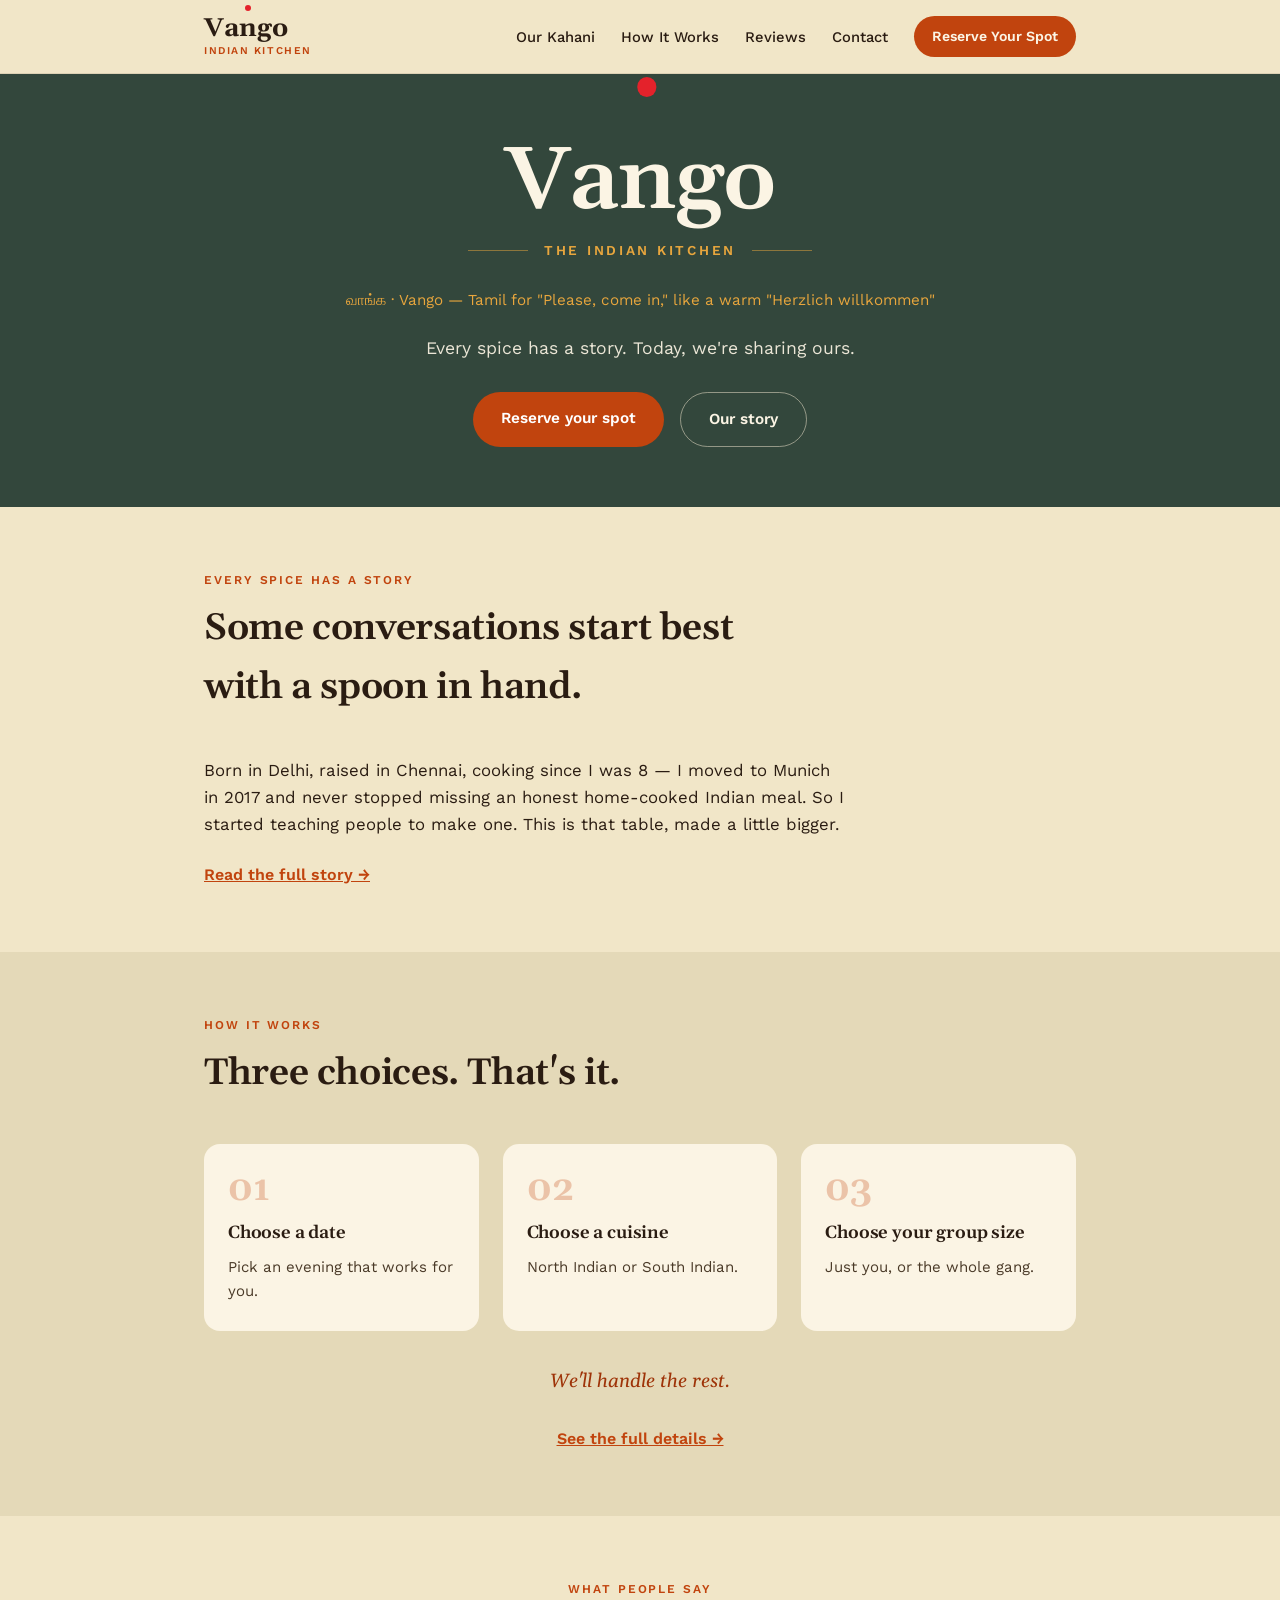
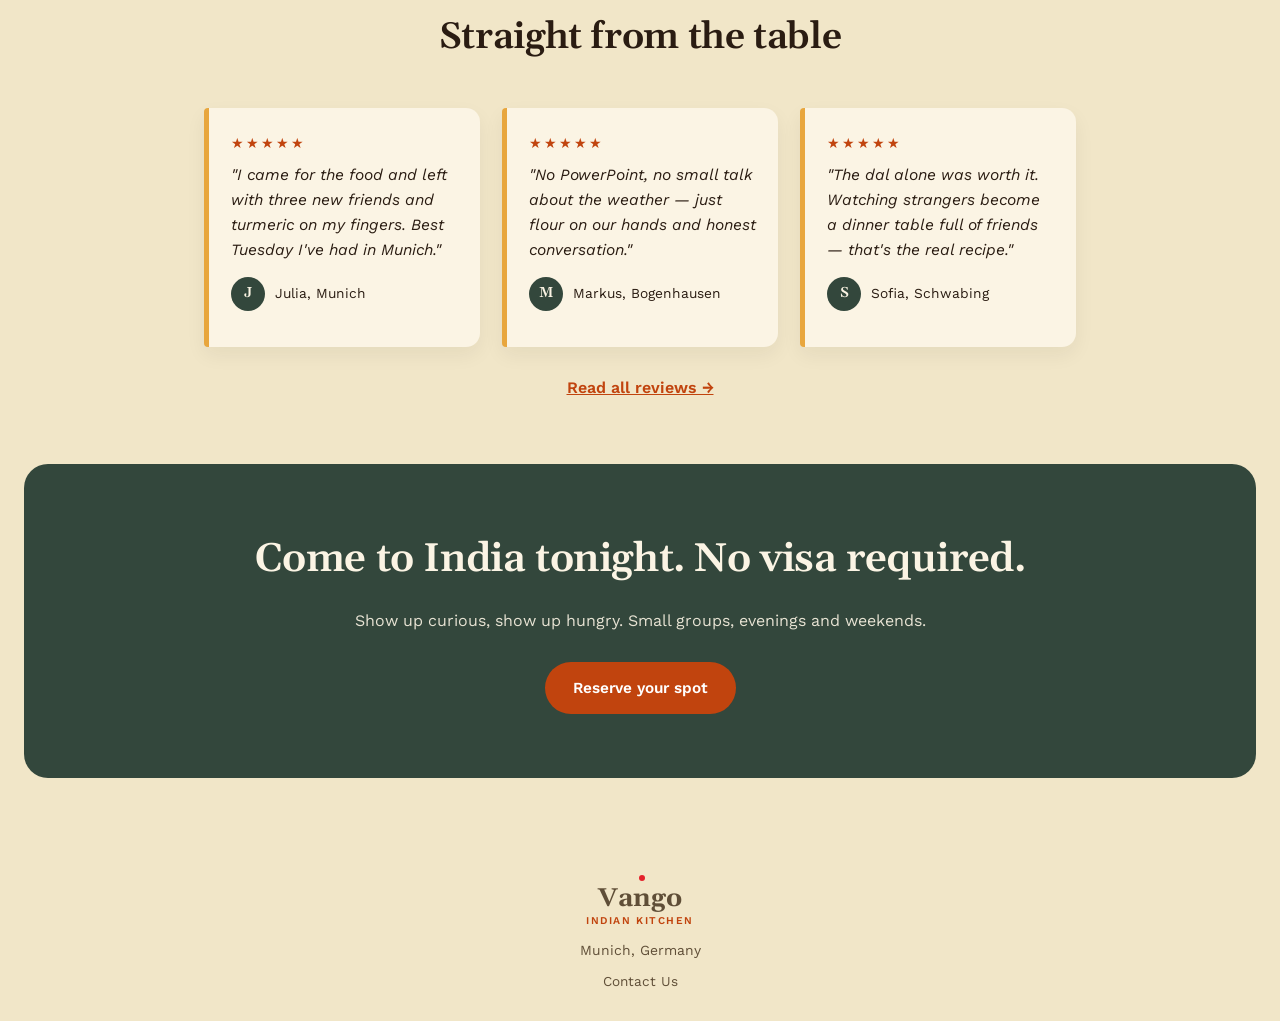
<file: index.html>
<!DOCTYPE html>
<html lang="en">
<head>
<meta charset="UTF-8">
<meta name="viewport" content="width=device-width, initial-scale=1.0">
<title>Vango — The Indian Kitchen — Indian Cooking Workshops in Munich</title>
<meta name="description" content="Vango — The Indian Kitchen. A 3-4 course North or South Indian cooking workshop in Munich. Every spice has a story. Today, we're sharing ours.">
<link rel="preconnect" href="https://fonts.googleapis.com">
<link href="https://fonts.googleapis.com/css2?family=Gelasio:ital,wght@0,400;0,500;0,600;0,700;1,400&family=Work+Sans:wght@400;500;600;700&display=swap" rel="stylesheet">
<link rel="stylesheet" href="style.css?v=7">
<style>
  .home-hero{background:var(--curry); color:var(--cream-soft); padding:64px 0 60px; text-align:center;}
  .home-hero .brandname{font-size:clamp(3.2rem,9vw,5.5rem); line-height:1; margin-bottom:14px; position:relative;}
  .home-hero .n-anchor{position:relative;}
  .home-hero .n-anchor::before{
    content:""; position:absolute; top:-0.55em; left:50%; transform:translateX(-50%);
    width:0.22em; height:0.22em; border-radius:50%; background:#E4222B;
  }
  .home-hero .brand-rule{display:flex; align-items:center; justify-content:center; gap:16px; margin-bottom:26px;}
  .home-hero .brand-rule span{
    font-size:0.85rem; font-weight:600; letter-spacing:0.2em; text-transform:uppercase;
    color:var(--marigold);
  }
  .home-hero .brand-rule::before, .home-hero .brand-rule::after{
    content:""; height:1px; width:60px; background:rgba(232,166,61,0.5);
  }
  .home-hero .tamil-note{color:var(--marigold); font-size:0.95rem; margin-bottom:22px;}
  .home-hero p.sub{max-width:520px; margin:0 auto 30px; font-size:1.1rem; opacity:0.92;}
  .home-hero .hero-ctas{display:flex; gap:16px; justify-content:center; flex-wrap:wrap;}
  .stat-line{display:flex; gap:0; justify-content:center; margin-top:44px; flex-wrap:wrap;}
</style>
</head><body>

<header>
  <nav class="wrap">
    <a href="index.html" class="logo">
      <span class="logo-text"><span class="v-name">Va<span class="n-anchor">n</span>go</span><em>Indian Kitchen</em></span>
    </a>
    <button class="menu-toggle" aria-label="Toggle menu">☰</button>
    <div class="nav-links">
      <ul>
        <li><a href="our-kahani.html">Our Kahani</a></li>
        <li><a href="how-it-works.html">How It Works</a></li>
        <li><a href="reviews.html">Reviews</a></li>
        <li><a href="contact.html">Contact</a></li>
      </ul>
      <a class="nav-cta" href="reserve.html">Reserve Your Spot</a>
    </div>
  </nav>
</header>

<section class="home-hero">
  <div class="wrap">
    <h1 class="brandname">Va<span class="n-anchor">n</span>go</h1>
    <div class="brand-rule"><span>The Indian Kitchen</span></div>
    <div class="tamil-note">வாங்க · Vango — Tamil for "Please, come in," like a warm "Herzlich willkommen"</div>
    <p class="sub">Every spice has a story. Today, we're sharing ours.</p>
    <div class="hero-ctas">
      <a class="btn btn-primary" href="reserve.html">Reserve your spot</a>
      <a class="btn btn-ghost light" href="our-kahani.html">Our story</a>
    </div>
  </div>
</section>

<section>
  <div class="wrap">
    <div class="section-head">
      <div class="eyebrow">Every spice has a story</div>
      <h2>Some conversations start best with a spoon in hand.</h2>
    </div>
    <p style="max-width:640px; font-size:1.05rem; margin-bottom:24px;">Born in Delhi, raised in Chennai, cooking since I was 8 — I moved to Munich in 2017 and never stopped missing an honest home-cooked Indian meal. So I started teaching people to make one. This is that table, made a little bigger.</p>
    <a href="our-kahani.html" style="font-weight:600; text-decoration:underline; color:var(--brick);">Read the full story →</a>
  </div>
</section>

<section style="background:var(--steel);">
  <div class="wrap">
    <div class="section-head">
      <div class="eyebrow">How It Works</div>
      <h2>Three choices. That's it.</h2>
    </div>
    <div class="steps">
      <div class="step"><div class="step-num">01</div><h3>Choose a date</h3><p>Pick an evening that works for you.</p></div>
      <div class="step"><div class="step-num">02</div><h3>Choose a cuisine</h3><p>North Indian or South Indian.</p></div>
      <div class="step"><div class="step-num">03</div><h3>Choose your group size</h3><p>Just you, or the whole gang.</p></div>
    </div>
    <p class="curious-line">We'll handle the rest.</p>
    <div style="text-align:center; margin-top:28px;">
      <a href="how-it-works.html" style="font-weight:600; text-decoration:underline; color:var(--brick);">See the full details →</a>
    </div>
  </div>
</section>

<section>
  <div class="wrap">
    <div class="section-head" style="margin:0 auto 40px; text-align:center;">
      <div class="eyebrow">What people say</div>
      <h2>Straight from the table</h2>
    </div>
    <div class="reviews-grid" id="reviewsPreview">
      <div class="review-card">
        <div class="stars">★★★★★</div>
        <p class="quote">"I came for the food and left with three new friends and turmeric on my fingers. Best Tuesday I've had in Munich."</p>
        <div class="review-who"><div class="avatar">J</div> Julia, Munich</div>
      </div>
      <div class="review-card">
        <div class="stars">★★★★★</div>
        <p class="quote">"No PowerPoint, no small talk about the weather — just flour on our hands and honest conversation."</p>
        <div class="review-who"><div class="avatar">M</div> Markus, Bogenhausen</div>
      </div>
      <div class="review-card">
        <div class="stars">★★★★★</div>
        <p class="quote">"The dal alone was worth it. Watching strangers become a dinner table full of friends — that's the real recipe."</p>
        <div class="review-who"><div class="avatar">S</div> Sofia, Schwabing</div>
      </div>
    </div>
    <div style="text-align:center; margin-top:28px;">
      <a href="reviews.html" style="font-weight:600; text-decoration:underline; color:var(--brick);">Read all reviews →</a>
    </div>
  </div>
</section>

<section style="background:var(--curry); color:var(--cream-soft); text-align:center; border-radius:24px; margin:0 24px 64px; padding:64px 24px;">
  <h2 style="font-size:clamp(1.8rem,4vw,2.5rem); margin-bottom:16px;">Come to India tonight. No visa required.</h2>
  <p style="opacity:0.9; margin-bottom:28px;">Show up curious, show up hungry. Small groups, evenings and weekends.</p>
  <a class="btn btn-primary" href="reserve.html">Reserve your spot</a>
</section>

<footer>
  <div class="wrap">
    <a href="index.html" class="logo" style="justify-content:center; display:inline-flex;">
      <span class="logo-text"><span class="v-name">Va<span class="n-anchor">n</span>go</span><em>Indian Kitchen</em></span>
    </a>
    <p>Munich, Germany</p>
    <div class="foot-links">
      <a href="contact.html">Contact Us</a>
    </div>
  </div>
</footer>

<script src="supabase-config.js"></script>
</body>
</html>
</file>
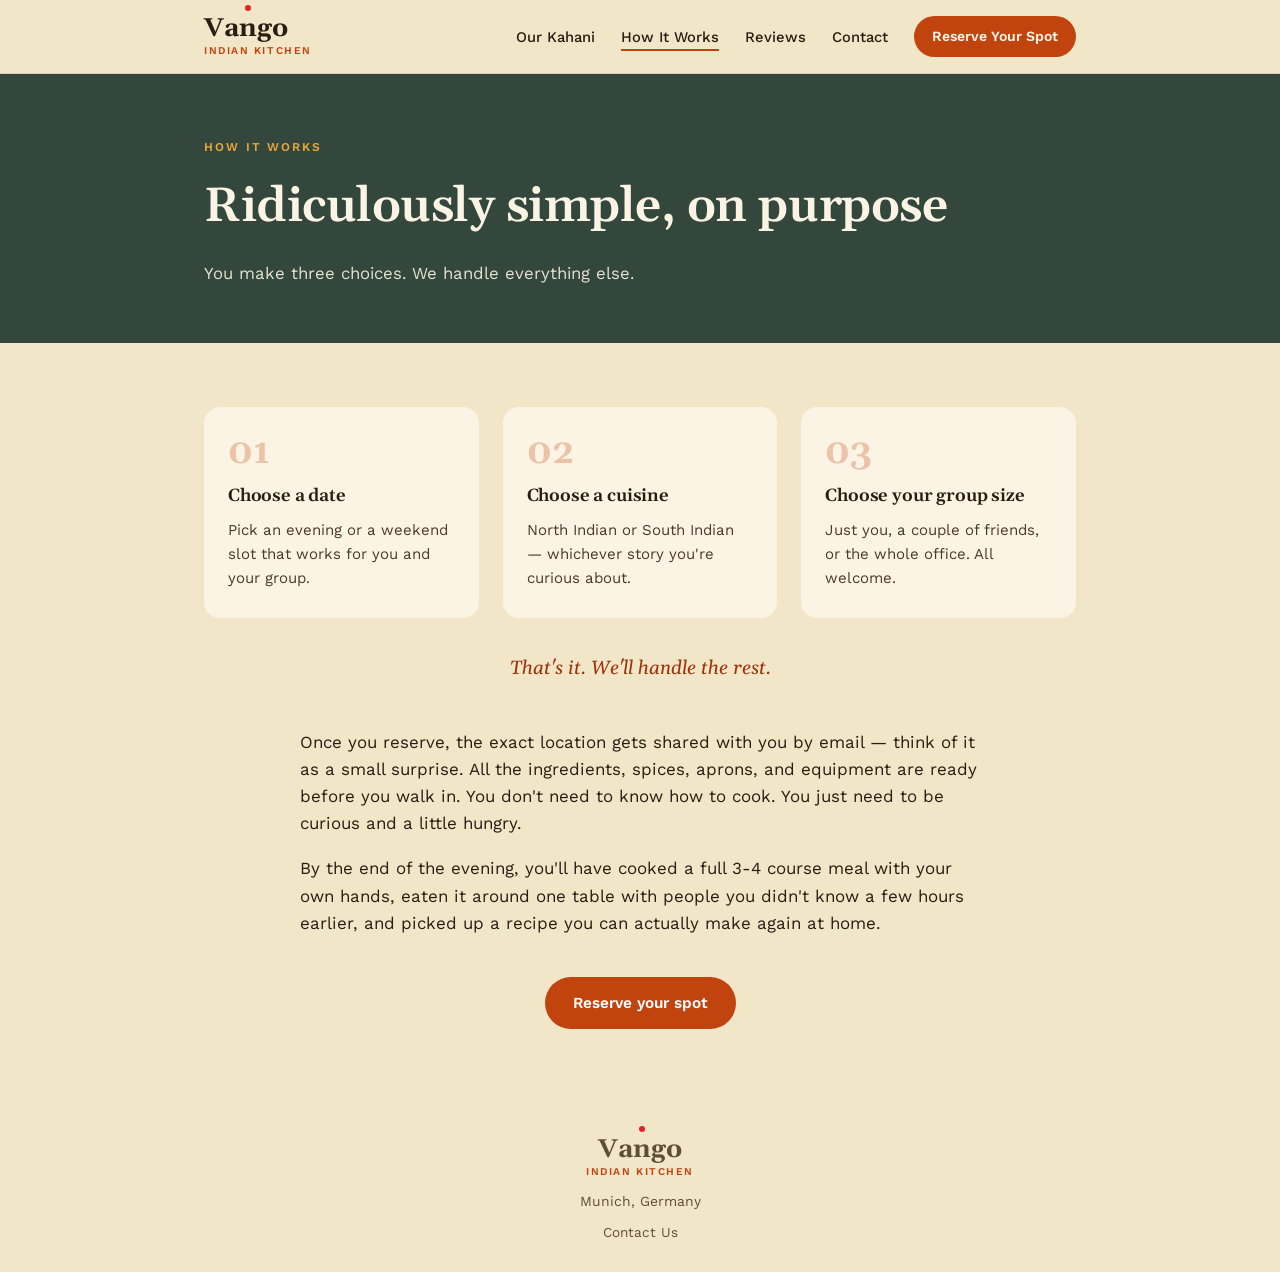
<file: how-it-works.html>
<!DOCTYPE html>
<html lang="en">
<head>
<meta charset="UTF-8">
<meta name="viewport" content="width=device-width, initial-scale=1.0">
<title>How It Works — Vango — The Indian Kitchen</title>
<meta name="description" content="Choose a date, choose a cuisine, choose your group size. That's it — we handle the rest.">
<link rel="preconnect" href="https://fonts.googleapis.com">
<link href="https://fonts.googleapis.com/css2?family=Gelasio:ital,wght@0,400;0,500;0,600;0,700;1,400&family=Work+Sans:wght@400;500;600;700&display=swap" rel="stylesheet">
<link rel="stylesheet" href="style.css?v=7">
</head>
<body>

<header>
  <nav class="wrap">
    <a href="index.html" class="logo">
      <span class="logo-text"><span class="v-name">Va<span class="n-anchor">n</span>go</span><em>Indian Kitchen</em></span>
    </a>
    <button class="menu-toggle" aria-label="Toggle menu">☰</button>
    <div class="nav-links">
      <ul>
        <li><a href="our-kahani.html">Our Kahani</a></li>
        <li><a href="how-it-works.html" class="active">How It Works</a></li>
        <li><a href="reviews.html">Reviews</a></li>
        <li><a href="contact.html">Contact</a></li>
      </ul>
      <a class="nav-cta" href="reserve.html">Reserve Your Spot</a>
    </div>
  </nav>
</header>

<section class="page-hero">
  <div class="wrap">
    <div class="eyebrow">How It Works</div>
    <h1>Ridiculously simple, on purpose</h1>
    <p>You make three choices. We handle everything else.</p>
  </div>
</section>

<section>
  <div class="wrap">
    <div class="steps">
      <div class="step">
        <div class="step-num">01</div>
        <h3>Choose a date</h3>
        <p>Pick an evening or a weekend slot that works for you and your group.</p>
      </div>
      <div class="step">
        <div class="step-num">02</div>
        <h3>Choose a cuisine</h3>
        <p>North Indian or South Indian — whichever story you're curious about.</p>
      </div>
      <div class="step">
        <div class="step-num">03</div>
        <h3>Choose your group size</h3>
        <p>Just you, a couple of friends, or the whole office. All welcome.</p>
      </div>
    </div>

    <p class="curious-line">That's it. We'll handle the rest.</p>

    <div class="story-text" style="max-width:680px; margin:44px auto 0;">
      <p>Once you reserve, the exact location gets shared with you by email — think of it as a small surprise. All the ingredients, spices, aprons, and equipment are ready before you walk in. You don't need to know how to cook. You just need to be curious and a little hungry.</p>
      <p>By the end of the evening, you'll have cooked a full 3-4 course meal with your own hands, eaten it around one table with people you didn't know a few hours earlier, and picked up a recipe you can actually make again at home.</p>
    </div>

    <div style="text-align:center; margin-top:40px;">
      <a class="btn btn-primary" href="reserve.html">Reserve your spot</a>
    </div>
  </div>
</section>

<footer>
  <div class="wrap">
    <a href="index.html" class="logo" style="justify-content:center; display:inline-flex;">
      <span class="logo-text"><span class="v-name">Va<span class="n-anchor">n</span>go</span><em>Indian Kitchen</em></span>
    </a>
    <p>Munich, Germany</p>
    <div class="foot-links">
      <a href="contact.html">Contact Us</a>
    </div>
  </div>
</footer>

<script src="supabase-config.js"></script>
</body>
</html>
</file>
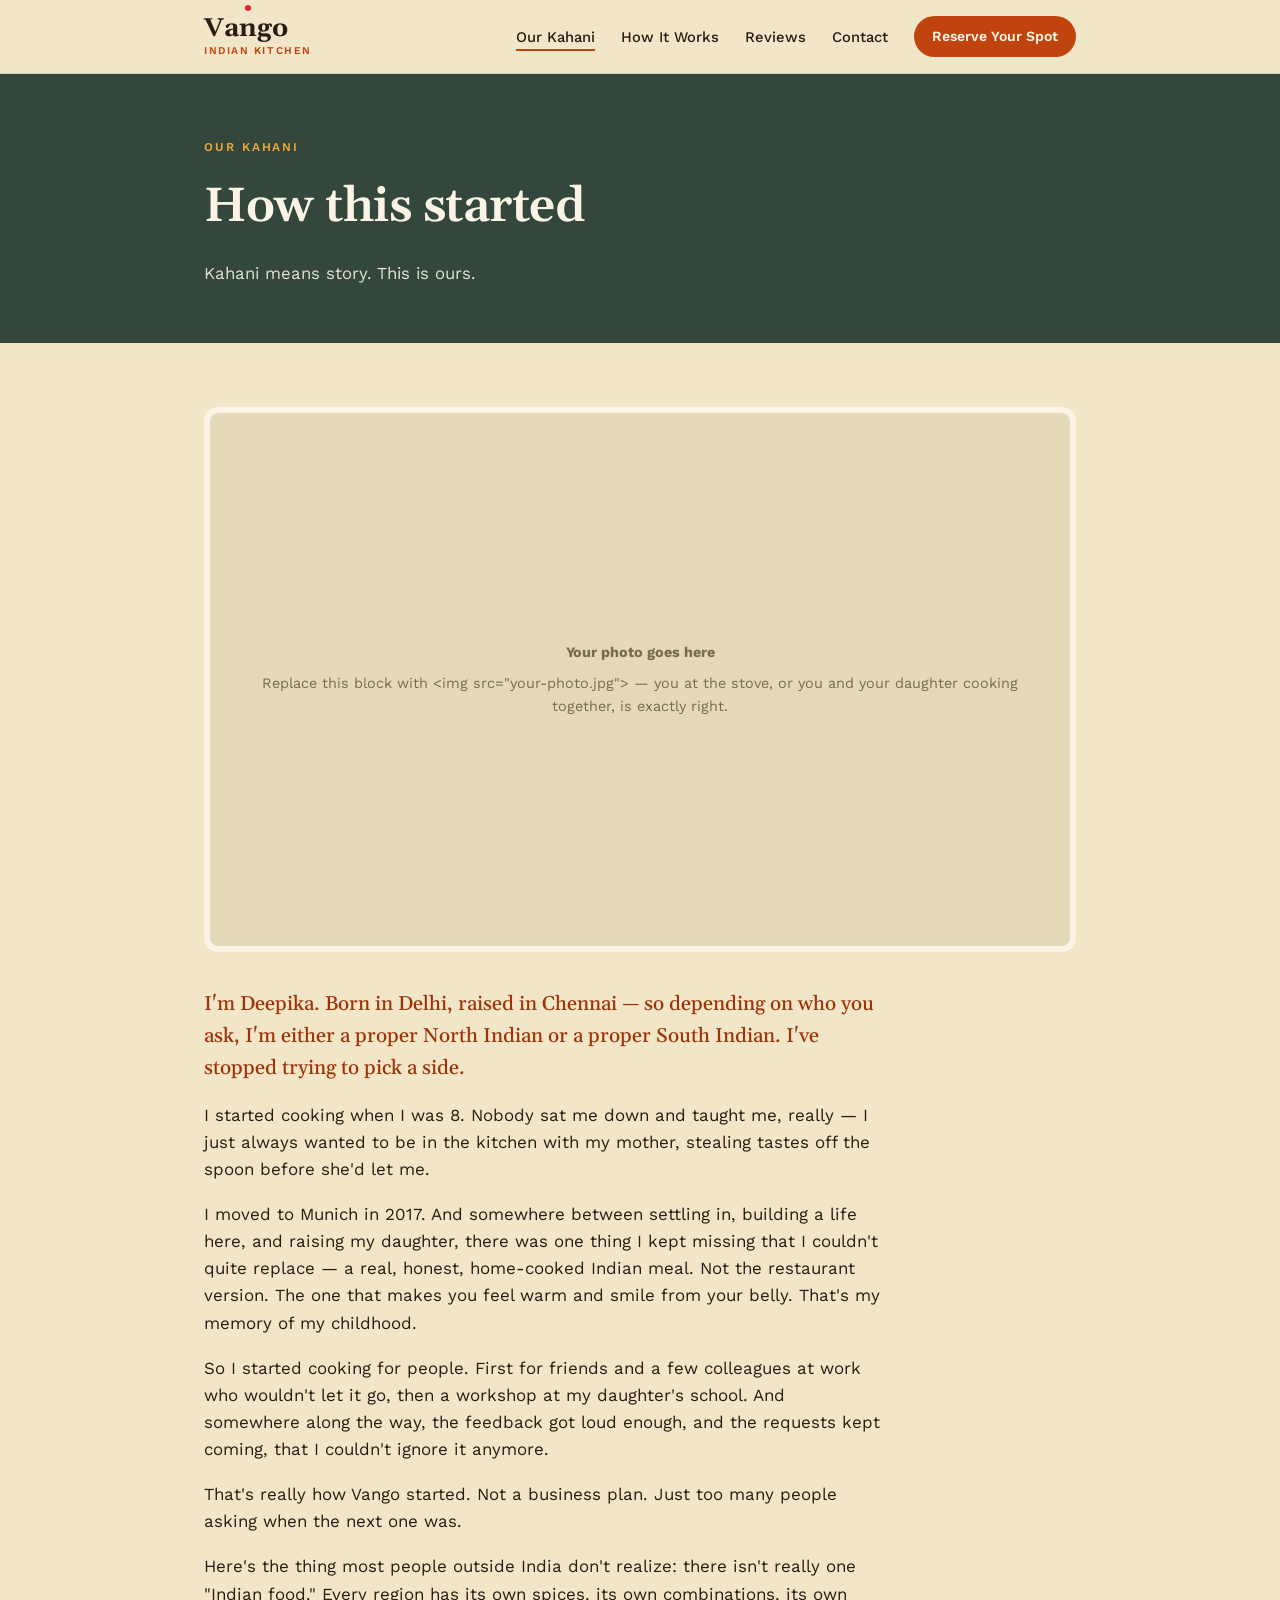
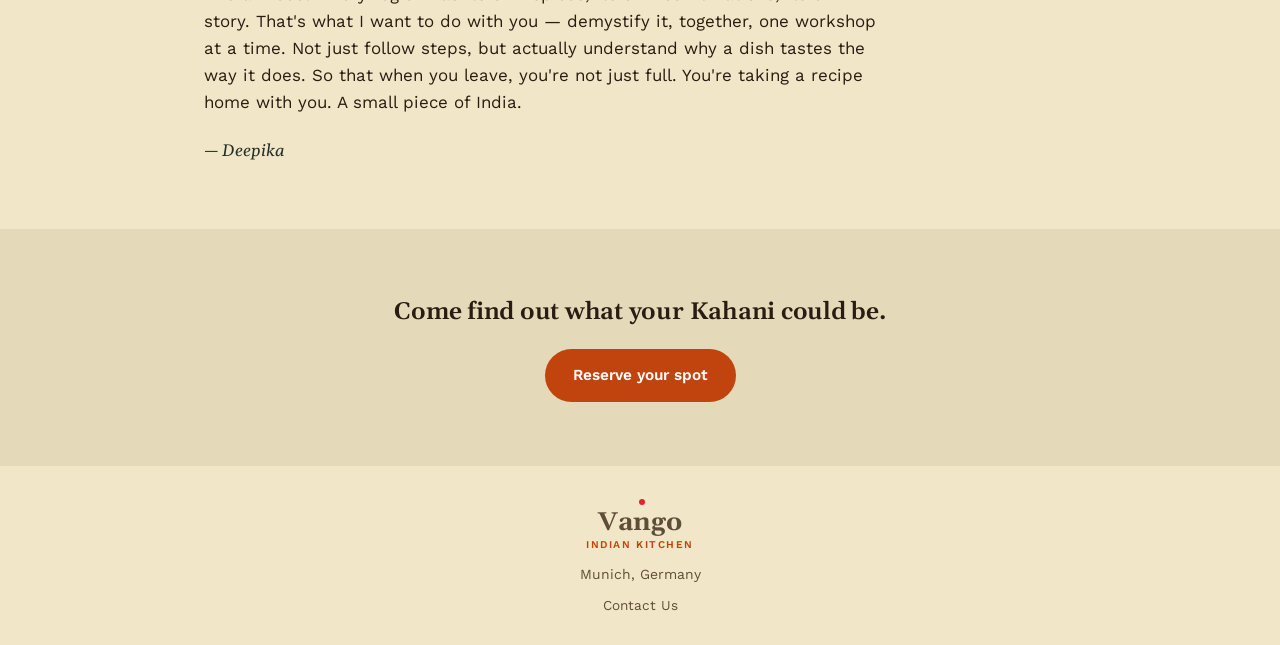
<file: our-kahani.html>
<!DOCTYPE html>
<html lang="en">
<head>
<meta charset="UTF-8">
<meta name="viewport" content="width=device-width, initial-scale=1.0">
<title>Our Kahani — Vango — The Indian Kitchen</title>
<meta name="description" content="How Vango started, and why every Indian spice has its own story.">
<link rel="preconnect" href="https://fonts.googleapis.com">
<link href="https://fonts.googleapis.com/css2?family=Gelasio:ital,wght@0,400;0,500;0,600;0,700;1,400&family=Work+Sans:wght@400;500;600;700&display=swap" rel="stylesheet">
<link rel="stylesheet" href="style.css?v=7">
</head>
<body>

<header>
  <nav class="wrap">
    <a href="index.html" class="logo">
      <span class="logo-text"><span class="v-name">Va<span class="n-anchor">n</span>go</span><em>Indian Kitchen</em></span>
    </a>
    <button class="menu-toggle" aria-label="Toggle menu">☰</button>
    <div class="nav-links">
      <ul>
        <li><a href="our-kahani.html" class="active">Our Kahani</a></li>
        <li><a href="how-it-works.html">How It Works</a></li>
        <li><a href="reviews.html">Reviews</a></li>
        <li><a href="contact.html">Contact</a></li>
      </ul>
      <a class="nav-cta" href="reserve.html">Reserve Your Spot</a>
    </div>
  </nav>
</header>

<section class="page-hero">
  <div class="wrap">
    <div class="eyebrow">Our Kahani</div>
    <h1>How this started</h1>
    <p>Kahani means story. This is ours.</p>
  </div>
</section>

<section>
  <div class="wrap">
    <div class="photo-frame">
      <!--
        REPLACE ME: swap this placeholder div for your own photo.
        <img src="your-photo.jpg" alt="Deepika cooking in her kitchen">
      -->
      <div class="photo-placeholder">
        <strong>Your photo goes here</strong>
        <span>Replace this block with &lt;img src="your-photo.jpg"&gt; — you at the stove, or you and your daughter cooking together, is exactly right.</span>
      </div>
    </div>

    <div class="story-text">
      <p class="lede">I'm Deepika. Born in Delhi, raised in Chennai — so depending on who you ask, I'm either a proper North Indian or a proper South Indian. I've stopped trying to pick a side.</p>

      <p>I started cooking when I was 8. Nobody sat me down and taught me, really — I just always wanted to be in the kitchen with my mother, stealing tastes off the spoon before she'd let me.</p>

      <p>I moved to Munich in 2017. And somewhere between settling in, building a life here, and raising my daughter, there was one thing I kept missing that I couldn't quite replace — a real, honest, home-cooked Indian meal. Not the restaurant version. The one that makes you feel warm and smile from your belly. That's my memory of my childhood.</p>

      <p>So I started cooking for people. First for friends and a few colleagues at work who wouldn't let it go, then a workshop at my daughter's school. And somewhere along the way, the feedback got loud enough, and the requests kept coming, that I couldn't ignore it anymore.</p>

      <p>That's really how Vango started. Not a business plan. Just too many people asking when the next one was.</p>

      <p>Here's the thing most people outside India don't realize: there isn't really one "Indian food." Every region has its own spices, its own combinations, its own story. That's what I want to do with you — demystify it, together, one workshop at a time. Not just follow steps, but actually understand why a dish tastes the way it does. So that when you leave, you're not just full. You're taking a recipe home with you. A small piece of India.</p>

      <div class="signature-line">— Deepika</div>
    </div>
  </div>
</section>

<section style="background:var(--steel); text-align:center;">
  <div class="wrap">
    <h2 style="margin-bottom:18px;">Come find out what your Kahani could be.</h2>
    <a class="btn btn-primary" href="reserve.html">Reserve your spot</a>
  </div>
</section>

<footer>
  <div class="wrap">
    <a href="index.html" class="logo" style="justify-content:center; display:inline-flex;">
      <span class="logo-text"><span class="v-name">Va<span class="n-anchor">n</span>go</span><em>Indian Kitchen</em></span>
    </a>
    <p>Munich, Germany</p>
    <div class="foot-links">
      <a href="contact.html">Contact Us</a>
    </div>
  </div>
</footer>

<script src="supabase-config.js"></script>
</body>
</html>
</file>
<file: style.css>
:root{
  --paper:#F1E6C8;
  --ink:#2A1C12;
  --brick:#C1440E;
  --brick-dark:#9E3308;
  --curry:#33473C;
  --curry-dark:#233026;
  --marigold:#E8A63D;
  --steel:#E4D9B8;
  --cream-soft:#FBF4E4;
}
*{box-sizing:border-box; margin:0; padding:0;}
html{scroll-behavior:smooth;}
body{
  font-family:'Work Sans', sans-serif;
  background:var(--paper);
  color:var(--ink);
  line-height:1.6;
}
h1,h2,h3,.display{
  font-family:'Gelasio', Georgia, serif;
  font-weight:600;
  letter-spacing:-0.01em;
}
a{color:inherit;}
img{max-width:100%; display:block;}
.wrap{max-width:920px; margin:0 auto; padding:0 24px;}
.eyebrow{
  text-transform:uppercase;
  letter-spacing:0.16em;
  font-size:0.75rem;
  font-weight:600;
  color:var(--brick);
}

/* ---------- Nav ---------- */
header{
  background:var(--paper);
  border-bottom:1px solid rgba(42,28,18,0.1);
}
nav.wrap{
  display:flex; align-items:center; justify-content:space-between;
  padding-top:16px; padding-bottom:16px;
}
.logo{
  font-family:'Gelasio', Georgia, serif;
  font-size:1.6rem; font-weight:700;
  display:flex; align-items:center; gap:10px;
  text-decoration:none;
}
.v-name{position:relative; display:inline-block;}
.n-anchor{position:relative;}
.n-anchor::before{
  content:""; position:absolute; top:-7px; left:50%; transform:translateX(-50%);
  width:6px; height:6px; border-radius:50%; background:#E4222B;
}
.logo-text{display:flex; flex-direction:column; line-height:1.05;}
.logo-text em{
  font-style:normal; font-family:'Work Sans', sans-serif;
  font-size:0.65rem; font-weight:600;
  letter-spacing:0.15em; text-transform:uppercase;
  color:var(--brick); margin-top:3px;
}
nav ul{list-style:none; display:flex; gap:26px;}
nav ul li a{
  font-size:0.92rem; font-weight:500;
  text-decoration:none;
  border-bottom:2px solid transparent;
  padding-bottom:3px;
}
nav ul li a:hover, nav ul li a:focus-visible, nav ul li a.active{border-color:var(--brick);}
.nav-cta{
  background:var(--brick); color:var(--cream-soft) !important;
  padding:9px 18px; border-radius:100px;
  font-weight:600; font-size:0.88rem;
  text-decoration:none;
}
.nav-links{display:flex; align-items:center; gap:26px;}
.menu-toggle{display:none; background:none; border:none; font-size:1.6rem; cursor:pointer; color:var(--ink);}

/* ---------- Buttons ---------- */
.btn{
  display:inline-block;
  padding:14px 28px;
  border-radius:100px;
  font-weight:600;
  font-size:0.96rem;
  text-decoration:none;
  transition:transform 0.15s ease;
}
.btn:hover{transform:translateY(-2px);}
.btn-primary{background:var(--brick); color:#fff;}
.btn-ghost{background:transparent; border:1.5px solid var(--ink); color:var(--ink);}
.btn-ghost.light{border-color:rgba(246,233,210,0.5); color:var(--cream-soft);}

/* ---------- Page hero (simple, shared across inner pages) ---------- */
.page-hero{
  background:var(--curry); color:var(--cream-soft);
  padding:64px 0 56px;
}
.page-hero .eyebrow{color:var(--marigold);}
.page-hero h1{font-size:clamp(2rem,5vw,3rem); margin-top:12px;}
.page-hero p{max-width:560px; margin-top:14px; opacity:0.9; font-size:1.05rem;}

/* ---------- Sections ---------- */
section{padding:64px 0;}
.section-head{max-width:600px; margin-bottom:40px;}
.section-head h2{font-size:clamp(1.7rem,3.5vw,2.3rem); margin-top:10px;}

/* ---------- Cards (home nav cards) ---------- */
.card-grid{display:grid; grid-template-columns:repeat(4,1fr); gap:20px;}
.nav-card{
  background:var(--cream-soft); border-radius:14px; padding:26px 22px;
  text-decoration:none; color:var(--ink);
  border:1px solid rgba(42,28,18,0.08);
  transition:transform 0.15s ease;
}
.nav-card:hover{transform:translateY(-3px);}
.nav-card .eyebrow{margin-bottom:8px; display:block;}
.nav-card h3{font-size:1.15rem; margin-bottom:6px;}
.nav-card p{font-size:0.9rem; color:#5f4e37;}

/* ---------- Story text ---------- */
.story-text{max-width:680px;}
.story-text p{margin-bottom:18px; font-size:1.06rem;}
.story-text p.lede{font-size:1.25rem; font-family:'Gelasio', Georgia, serif; font-weight:500; color:var(--brick-dark);}
.photo-frame{
  border-radius:14px; overflow:hidden; background:var(--steel);
  aspect-ratio:16/10; border:6px solid var(--cream-soft);
  margin-bottom:36px;
}
.photo-frame img{width:100%; height:100%; object-fit:cover;}
.photo-placeholder{
  width:100%; height:100%; display:flex; flex-direction:column;
  align-items:center; justify-content:center; gap:8px;
  color:#7a6a4f; text-align:center; padding:20px; font-size:0.9rem;
}
.signature-line{
  margin-top:22px; font-family:'Gelasio', Georgia, serif; font-style:italic;
  font-size:1.05rem; color:var(--curry-dark);
}

/* ---------- Steps ---------- */
.steps{display:grid; grid-template-columns:repeat(3,1fr); gap:24px;}
.step{background:var(--cream-soft); border-radius:16px; padding:28px 24px;}
.step-num{
  font-family:'Gelasio', Georgia, serif; font-size:2.2rem; font-weight:700;
  color:rgba(193,68,14,0.28); line-height:1; margin-bottom:12px;
}
.step h3{font-size:1.1rem; margin-bottom:8px;}
.step p{font-size:0.94rem; color:#4a3a28;}
.curious-line{
  margin-top:36px; font-family:'Gelasio', Georgia, serif; font-style:italic;
  font-size:1.2rem; color:var(--brick-dark); text-align:center;
}

/* ---------- Menu region cards ---------- */
.regions{display:grid; grid-template-columns:1fr 1fr; gap:24px;}
.region-card{
  border-radius:16px; padding:30px 28px; color:var(--cream-soft);
}
.region-card.north{background:linear-gradient(160deg,#8C3A1D,#5C2711);}
.region-card.south{background:linear-gradient(160deg,#33473C,#1F2D25);}
.region-card .eyebrow{color:var(--marigold);}
.region-card h3{font-size:1.5rem; margin:8px 0 14px;}
.region-card ul{padding-left:18px; font-size:0.95rem; opacity:0.95;}
.region-card ul li{margin-bottom:6px;}
.region-card .served-with{margin-top:14px; font-size:0.85rem; opacity:0.8; font-style:italic;}

/* ---------- Forms ---------- */
.form-card{
  background:var(--cream-soft); border-radius:18px; padding:38px 34px;
  max-width:640px; margin:0 auto;
  box-shadow:0 10px 24px rgba(42,28,18,0.06);
}
form{display:flex; flex-direction:column; gap:14px;}
form label{font-size:0.85rem; font-weight:600; margin-bottom:-8px;}
form input, form select, form textarea{
  padding:13px 15px; border-radius:10px;
  border:1px solid rgba(42,28,18,0.18);
  background:#fff; font-family:'Work Sans', sans-serif; font-size:0.95rem;
  color:var(--ink);
}
.radio-row{display:flex; gap:14px; flex-wrap:wrap;}
.radio-option{
  flex:1; min-width:140px;
  border:1.5px solid rgba(42,28,18,0.18); border-radius:10px;
  padding:12px 14px; cursor:pointer; font-size:0.92rem;
  display:flex; align-items:center; gap:8px;
}
.radio-option:has(input:checked){border-color:var(--brick); background:rgba(193,68,14,0.06);}
form button[type="submit"]{
  margin-top:6px; background:var(--brick); color:#fff; border:none;
  padding:15px; border-radius:10px; font-weight:700; font-size:1rem; cursor:pointer;
}
form button[type="submit"]:hover{background:var(--brick-dark);}
.form-note{font-size:0.8rem; color:#7a6a4f;}

/* ---------- Reviews ---------- */
.review-stats{
  display:flex; gap:36px; margin-bottom:40px; flex-wrap:wrap;
}
.stat{}
.stat .num{font-family:'Gelasio', Georgia, serif; font-size:2.4rem; font-weight:700; color:var(--brick);}
.stat .label{font-size:0.85rem; color:#5f4e37;}
.reviews-grid{display:grid; grid-template-columns:repeat(3,1fr); gap:22px;}
.review-card{
  background:var(--cream-soft); border-radius:4px 14px 14px 4px;
  border-left:5px solid var(--marigold); padding:24px 22px;
  box-shadow:0 8px 20px rgba(42,28,18,0.06);
  display:flex; flex-direction:column;
}
.review-card p.quote{font-size:0.98rem; margin-bottom:14px; font-style:italic; flex-grow:1;}
.review-who{display:flex; align-items:center; gap:10px; font-size:0.86rem; margin-bottom:12px;}
.avatar{
  width:34px; height:34px; border-radius:50%;
  background:var(--curry); color:var(--cream-soft);
  display:flex; align-items:center; justify-content:center;
  font-family:'Gelasio', Georgia, serif; font-weight:600; font-size:0.9rem;
}
.stars{color:var(--brick); letter-spacing:2px; margin-bottom:8px; font-size:0.88rem;}
.copy-btn{
  align-self:flex-start; background:none; border:1px solid rgba(42,28,18,0.2);
  border-radius:100px; padding:6px 14px; font-size:0.78rem; cursor:pointer;
  color:var(--ink);
}
.copy-btn:hover{border-color:var(--brick); color:var(--brick);}
.review-form-wrap{
  max-width:560px; margin:56px auto 0; background:var(--cream-soft);
  border-radius:16px; padding:32px 30px; box-shadow:0 10px 24px rgba(42,28,18,0.06);
}
.review-form-wrap h3{font-size:1.15rem; margin-bottom:16px;}
.review-form-row{display:flex; gap:12px;}
.review-form select{width:120px;}
.check-row{display:flex; align-items:flex-start; gap:8px; font-size:0.85rem;}
.check-row input{width:auto; margin-top:3px;}

/* ---------- Footer ---------- */
footer{padding:44px 0 28px; text-align:center; color:#5f4e37; font-size:0.87rem;}
footer .logo{justify-content:center; margin-bottom:12px;}
footer .foot-links{margin-top:10px; display:flex; gap:18px; justify-content:center;}
footer .foot-links a{text-decoration:none; font-size:0.85rem;}
footer .foot-links a:hover{color:var(--brick);}

@media (max-width:860px){
  .card-grid{grid-template-columns:1fr 1fr;}
  .steps{grid-template-columns:1fr;}
  .regions{grid-template-columns:1fr;}
  .reviews-grid{grid-template-columns:1fr;}
  .nav-links{
    position:fixed; top:63px; left:0; right:0;
    background:var(--paper);
    flex-direction:column; align-items:flex-start;
    padding:20px 24px; gap:16px;
    border-bottom:1px solid rgba(42,28,18,0.1);
    transform:translateY(-140%);
    transition:transform 0.25s ease;
    z-index:40;
  }
  .nav-links.open{transform:translateY(0);}
  nav ul{flex-direction:column; gap:14px;}
  .menu-toggle{display:block;}
}
@media (max-width:600px){
  .card-grid{grid-template-columns:1fr;}
  .review-form-row{flex-direction:column;}
}
@media (prefers-reduced-motion: reduce){
  html{scroll-behavior:auto;}
}
</file>
